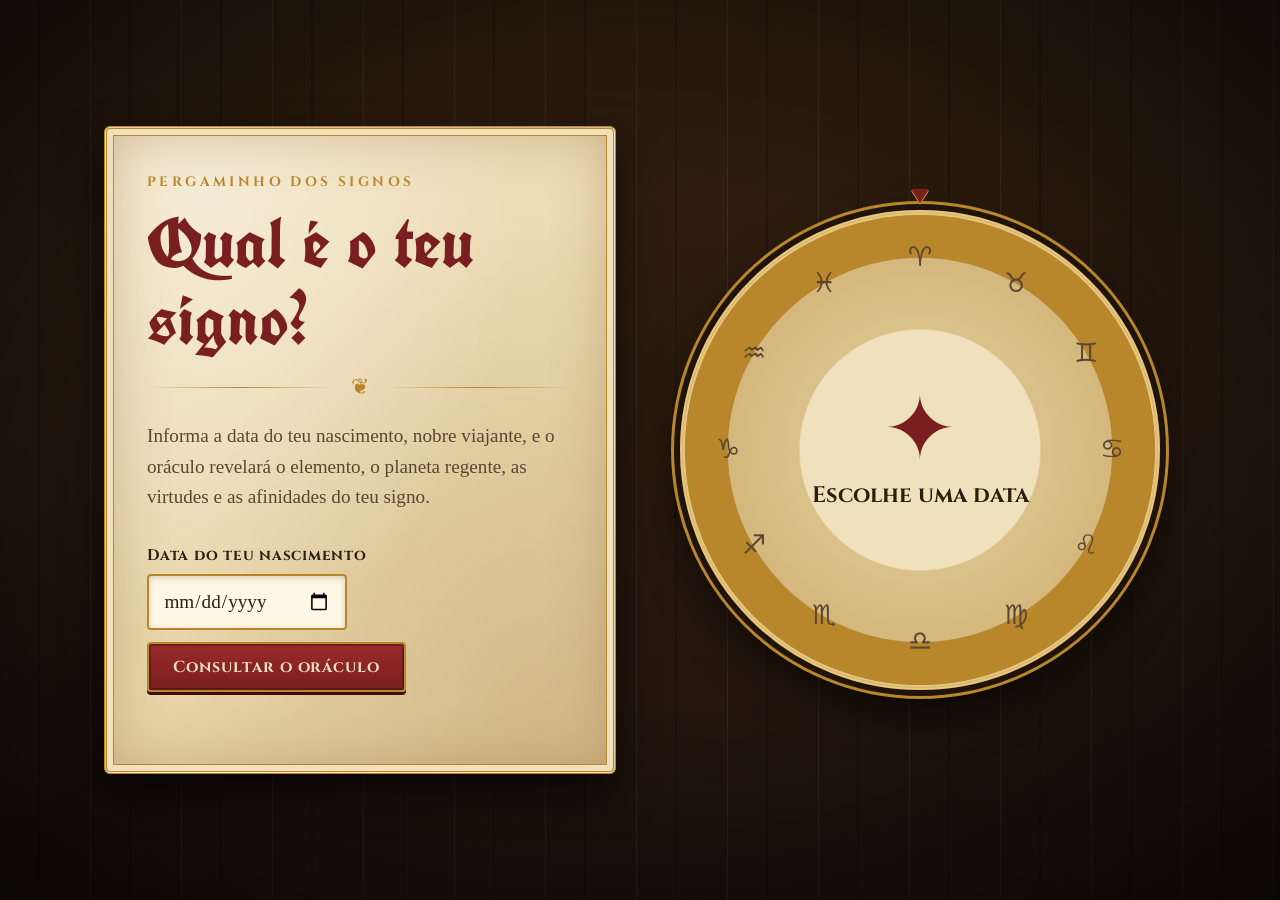
<file: index.html>
<!DOCTYPE html>
<html lang="pt-BR">
<head>
  <meta charset="UTF-8">
  <meta name="viewport" content="width=device-width, initial-scale=1">
  <title>Descubra seu signo — Pergaminho dos Signos</title>
  <meta name="description" content="Informe sua data de nascimento e consulte o pergaminho: elemento, planeta regente, virtudes e afinidades do seu signo.">
  <link rel="icon" href="data:image/svg+xml,%3Csvg xmlns='http://www.w3.org/2000/svg' viewBox='0 0 64 64'%3E%3Ccircle cx='32' cy='32' r='30' fill='%237a1f1f' stroke='%23b8862b' stroke-width='4'/%3E%3Cpath d='M32 12l5 15 15 1-12 9 4 15-12-9-12 9 4-15-12-9 15-1z' fill='%23e8c77a'/%3E%3C/svg%3E">
  <link rel="preconnect" href="https://fonts.googleapis.com">
  <link rel="preconnect" href="https://fonts.gstatic.com" crossorigin>
  <link href="https://fonts.googleapis.com/css2?family=Cinzel+Decorative:wght@700&family=Cinzel:wght@500;700&family=IM+Fell+English:ital@0;1&family=UnifrakturCook:wght@700&display=swap" rel="stylesheet">
  <style>
/* ===== Tokens — estilo medieval: pergaminho, tinta, ouro e carmim ===== */
:root {
  --wood: #1f130c;
  --wood-2: #33200f;
  --parchment: #f0e1bd;
  --parchment-2: #e4cf9f;
  --ink: #2b1d12;
  --ink-soft: #5b4630;
  --blood: #7a1f1f;
  --gold: #b8862b;
  --gold-light: #e8c77a;
  --accent: var(--gold);   /* a página de resultado troca pela cor do signo */
  --danger: #8f1414;

  --font-title: "UnifrakturCook", "Cinzel Decorative", Georgia, serif;
  --font-display: "Cinzel", "Cinzel Decorative", Georgia, "Times New Roman", serif;
  --font-body: "IM Fell English", Georgia, "Times New Roman", serif;
}

*, *::before, *::after { box-sizing: border-box; }

html { color-scheme: light; background: var(--wood); }

body {
  margin: 0;
  min-height: 100vh;
  font-family: var(--font-body);
  font-size: 1.2rem;
  line-height: 1.6;
  color: var(--ink);
  /* madeira escura com leve veio e vinheta, como a mesa de um escriba */
  background:
    radial-gradient(ellipse at center, transparent 40%, #000a 100%),
    repeating-linear-gradient(90deg, #0000 0 38px, #0003 38px 40px, #0000 40px 90px, #fff1 90px 91px),
    linear-gradient(180deg, var(--wood-2), var(--wood));
  background-attachment: fixed;
}

a { color: var(--blood); text-underline-offset: 3px; }
a:hover { color: var(--ink); }

:focus-visible { outline: 3px solid var(--blood); outline-offset: 3px; }

h1, h2 { margin: 0; font-weight: 700; line-height: 1.1; color: var(--blood); }
h1 { font-family: var(--font-title); }
h2 { font-family: var(--font-display); font-size: 1.35rem; letter-spacing: .04em; margin-bottom: 0.9rem; }

/* ===== Pergaminho (painel principal) ===== */
.pergaminho {
  position: relative;
  color: var(--ink);
  background:
    radial-gradient(ellipse at 20% 10%, #fff6 0, transparent 55%),
    radial-gradient(ellipse at 85% 90%, #8a5a1f33 0, transparent 60%),
    linear-gradient(160deg, var(--parchment), var(--parchment-2));
  border: 3px double var(--gold);
  border-radius: 6px;
  box-shadow:
    inset 0 0 0 6px var(--parchment),
    inset 0 0 0 7px var(--gold),
    inset 0 0 60px #7a4c1a55,
    0 18px 40px #000a;
}

.divisor { display: flex; align-items: center; gap: 1rem; margin: 1.1rem 0 1.4rem; color: var(--gold); }
.divisor::before, .divisor::after { content: ""; flex: 1; height: 1px; background: linear-gradient(90deg, transparent, var(--gold), transparent); }
.divisor span { font-size: 1.4rem; line-height: 1; }

/* ===== Botões ===== */
.btn {
  display: inline-block;
  font: 700 1rem var(--font-display);
  letter-spacing: .06em;
  color: var(--parchment);
  background: linear-gradient(180deg, #9a2a2a, var(--blood));
  border: 2px solid var(--gold);
  border-radius: 4px;
  box-shadow: inset 0 0 0 2px #0004, 0 3px 0 #3d0d0d;
  padding: 0.75rem 1.5rem;
  cursor: pointer;
  text-decoration: none;
  transition: transform .15s, box-shadow .15s, filter .2s;
}
.btn:hover { color: var(--gold-light); filter: brightness(1.12); }
.btn:active { transform: translateY(2px); box-shadow: inset 0 0 0 2px #0004, 0 1px 0 #3d0d0d; }
.btn-secundario { margin-top: 2.5rem; }

/* ===== Página inicial ===== */
.home-layout {
  max-width: 1120px;
  margin: 0 auto;
  padding: 3rem 1.5rem;
  min-height: 100vh;
  display: grid;
  grid-template-columns: minmax(0, 1fr) minmax(0, 1fr);
  align-items: center;
  gap: 3rem;
}

.intro { padding: 2.75rem 2.5rem; }
.selo-topo { margin: 0 0 0.8rem; font: 700 0.85rem var(--font-display); letter-spacing: .25em; text-transform: uppercase; color: var(--gold); }
.intro h1 { font-size: clamp(2.8rem, 6vw, 4.4rem); }
.lead { color: var(--ink-soft); margin: 0 0 2rem; }

form label { display: block; font: 700 0.95rem var(--font-display); letter-spacing: .05em; margin-bottom: 0.5rem; }
.form-row { display: flex; flex-wrap: wrap; gap: 0.75rem; }

input[type="date"] {
  font: inherit;
  color: var(--ink);
  background: #fff8e6;
  border: 2px solid var(--gold);
  border-radius: 4px;
  box-shadow: inset 0 2px 6px #7a4c1a44;
  padding: 0.6rem 0.9rem;
  min-width: 12.5rem;
  color-scheme: light;
}
input[type="date"]:focus { border-color: var(--blood); }
input[aria-invalid="true"] { border-color: var(--danger); }

.erro { min-height: 1.6rem; margin: 0.6rem 0 0; color: var(--danger); font-style: italic; font-size: 1rem; }

/* ===== Roda dos signos (astrolábio) ===== */
.roda-area { display: grid; place-items: center; }

.roda {
  --size: min(88vw, 480px);
  --r: calc(var(--size) * 0.40);
  --rot: 0deg;
  position: relative;
  width: var(--size);
  height: var(--size);
  border-radius: 50%;
  background:
    radial-gradient(circle, var(--parchment) 0 36%, transparent 36.5%),
    radial-gradient(circle, var(--parchment-2), #c9a866);
  border: 5px double var(--gold-light);
  box-shadow: 0 0 0 6px var(--wood), 0 0 0 9px var(--gold), 0 20px 45px #000b, inset 0 0 40px #5a3a1488;
}

.roda-anel {
  position: absolute;
  inset: 0;
  border-radius: 50%;
  /* aro de latão que separa o anel dos símbolos do centro */
  box-shadow: inset 0 0 0 calc(var(--size) * 0.085) transparent,
              inset 0 0 0 calc(var(--size) * 0.085 + 2px) var(--gold);
  transform: rotate(var(--rot));
  transition: transform 1.1s cubic-bezier(.3, .7, .2, 1);
}

.glifo {
  position: absolute;
  top: 50%; left: 50%;
  width: 3rem; height: 3rem;
  margin: -1.5rem 0 0 -1.5rem;
  transform: rotate(var(--a)) translateY(calc(-1 * var(--r)));
}
.glifo span {
  display: grid;
  place-items: center;
  width: 100%; height: 100%;
  font-size: 1.7rem;
  color: var(--ink-soft);
  transform: rotate(calc(-1 * (var(--a) + var(--rot))));
  transition: transform 1.1s cubic-bezier(.3, .7, .2, 1), color .4s, font-size .4s;
}
.glifo.ativo span { color: var(--blood); font-size: 2.4rem; }

/* marca fixa no topo indicando o signo escolhido */
.roda::before {
  content: "";
  position: absolute;
  top: -1.6rem; left: 50%;
  width: 0; height: 0;
  margin-left: -9px;
  border: 9px solid transparent;
  border-top: 14px solid var(--blood);
  filter: drop-shadow(0 2px 0 var(--gold));
  z-index: 2;
}

.roda-centro {
  position: absolute;
  inset: 0;
  display: flex;
  flex-direction: column;
  align-items: center;
  justify-content: center;
  text-align: center;
  gap: 0.3rem;
  pointer-events: none;
}
.roda-centro-simbolo { font-size: clamp(3.5rem, 12vw, 5.5rem); line-height: 1; color: var(--blood); }
.roda-centro-nome { font-family: var(--font-display); font-weight: 700; font-size: clamp(1rem, 3vw, 1.4rem); color: var(--ink); }

/* ===== Página de resultado ===== */
.resultado-layout { max-width: 800px; margin: 2rem auto 4rem; padding: 2rem 2.25rem 3rem; }
.voltar-topo { margin: 0 0 2rem; }

.estado { color: var(--ink-soft); font-style: italic; }
.estado.erro-estado { color: var(--danger); }

.signo-cabecalho { display: flex; align-items: center; gap: 1.75rem; }
/* medalhão escuro: a cor do signo brilha sobre ele com bom contraste */
.signo-simbolo {
  display: grid; place-items: center;
  width: clamp(6rem, 20vw, 8.5rem);
  aspect-ratio: 1;
  font-size: clamp(3.6rem, 12vw, 5.5rem);
  line-height: 1;
  color: var(--accent);
  background: radial-gradient(circle, #3a2414, var(--wood));
  border: 4px double var(--gold-light);
  border-radius: 50%;
  box-shadow: 0 0 0 3px var(--blood), 0 6px 14px #0006, inset 0 0 18px #000a;
  text-shadow: 0 0 14px color-mix(in srgb, var(--accent) 60%, transparent);
  flex-shrink: 0;
}
.signo-cabecalho h1 { font-size: clamp(2.8rem, 8vw, 4.5rem); }
.signo-nascimento { margin: 0 0 0.3rem; color: var(--ink-soft); font-style: italic; font-size: 1rem; }
.signo-periodo { margin: 0.5rem 0 0; color: var(--ink-soft); font-weight: 700; }

.signo-descricao { font-size: 1.3rem; line-height: 1.65; margin: 0 0 2.25rem; }
/* capitular, como nos manuscritos iluminados */
.signo-descricao::first-letter {
  font-family: var(--font-title);
  float: left;
  font-size: 3.6em;
  line-height: .85;
  padding: .06em .1em 0 0;
  color: var(--blood);
}

.fatos {
  margin: 0 0 2.75rem;
  display: grid;
  grid-template-columns: repeat(auto-fit, minmax(190px, 1fr));
  border-top: 2px solid var(--gold);
}
.fatos > div { padding: 0.9rem 1rem 0.9rem 0; border-bottom: 1px solid #b8862b88; }
.fatos dt { color: var(--ink-soft); font: 700 0.8rem var(--font-display); letter-spacing: .1em; text-transform: uppercase; }
.fatos dd { margin: 0.15rem 0 0; font-weight: 700; font-size: 1.15rem; display: flex; align-items: center; gap: 0.5rem; }
.amostra { width: 1.1rem; height: 1.1rem; border-radius: 50%; background: var(--accent); border: 2px solid var(--ink); box-shadow: 0 0 0 1px var(--gold); }

.duas-colunas { display: grid; grid-template-columns: repeat(auto-fit, minmax(240px, 1fr)); gap: 2.5rem; margin-bottom: 2.75rem; }

.lista { list-style: none; margin: 0; padding: 0; }
.lista li { padding: 0.3rem 0 0.3rem 1.6rem; position: relative; }
/* losango dourado no lugar do marcador */
.lista li::before {
  content: "";
  position: absolute; left: 0.2rem; top: 0.9rem;
  width: 0.5rem; height: 0.5rem;
  background: var(--gold);
  border: 1px solid var(--ink);
  transform: rotate(45deg);
}

.tags { list-style: none; margin: 0; padding: 0; display: flex; flex-wrap: wrap; gap: 0.6rem; }
.tags li {
  font-family: var(--font-display);
  font-weight: 700;
  font-size: 0.95rem;
  color: var(--blood);
  background: #fff8e6;
  border: 2px solid var(--gold);
  border-radius: 4px 14px 4px 14px;
  padding: 0.25rem 1rem;
}

/* ===== Responsivo ===== */
@media (max-width: 820px) {
  .home-layout { grid-template-columns: 1fr; padding-top: 2.5rem; gap: 2.5rem; min-height: auto; }
  .intro { padding: 2rem 1.5rem; }
  .roda-area { order: -1; }
  .roda { --size: min(80vw, 340px); }
  .glifo { width: 2.2rem; height: 2.2rem; margin: -1.1rem 0 0 -1.1rem; }
  .glifo span { font-size: 1.25rem; }
  .glifo.ativo span { font-size: 1.8rem; }
  .resultado-layout { margin: 1rem; padding: 1.5rem 1.25rem 2.5rem; }
  .signo-cabecalho { flex-direction: column; align-items: flex-start; gap: 1rem; }
}

@media (prefers-reduced-motion: reduce) {
  * { transition: none !important; }
}

</style>
</head>
<body class="home">
  <main class="home-layout">
    <section class="intro pergaminho">
      <p class="selo-topo">Pergaminho dos Signos</p>
      <h1>Qual é o teu signo?</h1>
      <p class="divisor" aria-hidden="true"><span>&#10086;</span></p>
      <p class="lead">Informa a data do teu nascimento, nobre viajante, e o oráculo revelará o elemento, o planeta regente, as virtudes e as afinidades do teu signo.</p>

      <form id="form-signo" novalidate>
        <label for="data">Data do teu nascimento</label>
        <div class="form-row">
          <input type="date" id="data" name="data" min="1900-01-01" required aria-describedby="erro">
          <button type="submit" class="btn">Consultar o oráculo</button>
        </div>
        <p id="erro" class="erro" role="alert" aria-live="polite"></p>
      </form>
    </section>

    <section class="roda-area" aria-label="Roda dos doze signos">
      <div class="roda" id="roda">
        <div class="roda-anel" id="roda-anel"></div>
        <div class="roda-centro" aria-live="polite">
          <span class="roda-centro-simbolo" id="centro-simbolo">&#10022;</span>
          <span class="roda-centro-nome" id="centro-nome">Escolhe uma data</span>
        </div>
      </div>
    </section>
  </main>

  <script>
// Gerado por database/init_db.py — não edite à mão.
window.SIGNOS_DADOS = [
  {
    "id": 1,
    "nome": "Áries",
    "simbolo": "♈",
    "inicio_md": 321,
    "fim_md": 419,
    "periodo": "21 de março a 19 de abril",
    "elemento": "Fogo",
    "modalidade": "Cardinal",
    "regente": "Marte",
    "cor": "Vermelho",
    "cor_hex": "#E5594F",
    "pedra": "Diamante",
    "dia_semana": "Terça-feira",
    "numeros": "1, 9, 17",
    "compatibilidade": "Leão, Sagitário, Gêmeos",
    "descricao": "O primeiro signo do zodíaco é movido por iniciativa e coragem. Arianos gostam de começar coisas novas, enfrentar desafios de frente e liderar pelo exemplo.",
    "qualidades": "Coragem, determinação, entusiasmo, honestidade",
    "desafios": "Impaciência, impulsividade, dificuldade em ouvir"
  },
  {
    "id": 2,
    "nome": "Touro",
    "simbolo": "♉",
    "inicio_md": 420,
    "fim_md": 520,
    "periodo": "20 de abril a 20 de maio",
    "elemento": "Terra",
    "modalidade": "Fixo",
    "regente": "Vênus",
    "cor": "Verde",
    "cor_hex": "#6FA86B",
    "pedra": "Esmeralda",
    "dia_semana": "Sexta-feira",
    "numeros": "2, 6, 15",
    "compatibilidade": "Virgem, Capricórnio, Câncer",
    "descricao": "Taurinos valorizam estabilidade, conforto e prazeres simples. São persistentes, leais e constroem a vida com paciência, um passo de cada vez.",
    "qualidades": "Lealdade, paciência, praticidade, sensualidade",
    "desafios": "Teimosia, apego excessivo, resistência a mudanças"
  },
  {
    "id": 3,
    "nome": "Gêmeos",
    "simbolo": "♊",
    "inicio_md": 521,
    "fim_md": 620,
    "periodo": "21 de maio a 20 de junho",
    "elemento": "Ar",
    "modalidade": "Mutável",
    "regente": "Mercúrio",
    "cor": "Amarelo",
    "cor_hex": "#E3C94F",
    "pedra": "Ágata",
    "dia_semana": "Quarta-feira",
    "numeros": "3, 5, 14",
    "compatibilidade": "Libra, Aquário, Áries",
    "descricao": "Curiosos e comunicativos, geminianos vivem de ideias, conversas e novidades. Adaptam-se com facilidade e transitam bem entre grupos diferentes.",
    "qualidades": "Curiosidade, adaptabilidade, bom humor, comunicação",
    "desafios": "Dispersão, inconstância, ansiedade"
  },
  {
    "id": 4,
    "nome": "Câncer",
    "simbolo": "♋",
    "inicio_md": 621,
    "fim_md": 722,
    "periodo": "21 de junho a 22 de julho",
    "elemento": "Água",
    "modalidade": "Cardinal",
    "regente": "Lua",
    "cor": "Prata",
    "cor_hex": "#B8C4D6",
    "pedra": "Pérola",
    "dia_semana": "Segunda-feira",
    "numeros": "2, 7, 11",
    "compatibilidade": "Escorpião, Peixes, Touro",
    "descricao": "Cancerianos têm forte ligação com a família, a casa e as memórias. São protetores, intuitivos e percebem o que os outros sentem antes de qualquer palavra.",
    "qualidades": "Empatia, cuidado, intuição, memória afetiva",
    "desafios": "Sensibilidade excessiva, apego ao passado, tendência a se retrair"
  },
  {
    "id": 5,
    "nome": "Leão",
    "simbolo": "♌",
    "inicio_md": 723,
    "fim_md": 822,
    "periodo": "23 de julho a 22 de agosto",
    "elemento": "Fogo",
    "modalidade": "Fixo",
    "regente": "Sol",
    "cor": "Dourado",
    "cor_hex": "#E8A33D",
    "pedra": "Rubi",
    "dia_semana": "Domingo",
    "numeros": "1, 4, 19",
    "compatibilidade": "Áries, Sagitário, Libra",
    "descricao": "Leoninos têm presença marcante e gostam de brilhar. São generosos, criativos e protegem quem amam com uma lealdade quase teatral.",
    "qualidades": "Generosidade, carisma, criatividade, confiança",
    "desafios": "Vaidade, orgulho, necessidade de reconhecimento"
  },
  {
    "id": 6,
    "nome": "Virgem",
    "simbolo": "♍",
    "inicio_md": 823,
    "fim_md": 922,
    "periodo": "23 de agosto a 22 de setembro",
    "elemento": "Terra",
    "modalidade": "Mutável",
    "regente": "Mercúrio",
    "cor": "Verde-oliva",
    "cor_hex": "#9AA56A",
    "pedra": "Safira",
    "dia_semana": "Quarta-feira",
    "numeros": "5, 14, 23",
    "compatibilidade": "Touro, Capricórnio, Câncer",
    "descricao": "Virginianos observam os detalhes e gostam de tornar as coisas melhores. São organizados, analíticos e mostram afeto ajudando de forma concreta.",
    "qualidades": "Organização, senso crítico, dedicação, prestatividade",
    "desafios": "Perfeccionismo, autocrítica, preocupação em excesso"
  },
  {
    "id": 7,
    "nome": "Libra",
    "simbolo": "♎",
    "inicio_md": 923,
    "fim_md": 1022,
    "periodo": "23 de setembro a 22 de outubro",
    "elemento": "Ar",
    "modalidade": "Cardinal",
    "regente": "Vênus",
    "cor": "Rosa",
    "cor_hex": "#D98CA8",
    "pedra": "Opala",
    "dia_semana": "Sexta-feira",
    "numeros": "6, 15, 24",
    "compatibilidade": "Gêmeos, Aquário, Leão",
    "descricao": "Librianos buscam equilíbrio, beleza e justiça. Gostam de conviver, sabem mediar conflitos e dão importância à harmonia nas relações.",
    "qualidades": "Diplomacia, senso estético, justiça, sociabilidade",
    "desafios": "Indecisão, evitar conflitos, dependência da aprovação alheia"
  },
  {
    "id": 8,
    "nome": "Escorpião",
    "simbolo": "♏",
    "inicio_md": 1023,
    "fim_md": 1121,
    "periodo": "23 de outubro a 21 de novembro",
    "elemento": "Água",
    "modalidade": "Fixo",
    "regente": "Plutão e Marte",
    "cor": "Vinho",
    "cor_hex": "#C2425F",
    "pedra": "Topázio",
    "dia_semana": "Terça-feira",
    "numeros": "8, 11, 18",
    "compatibilidade": "Câncer, Peixes, Virgem",
    "descricao": "Escorpianos vivem as emoções com intensidade e vão fundo em tudo o que fazem. São reservados, estratégicos e muito fiéis a quem conquista sua confiança.",
    "qualidades": "Intensidade, foco, lealdade, resiliência",
    "desafios": "Ciúme, desconfiança, dificuldade em perdoar"
  },
  {
    "id": 9,
    "nome": "Sagitário",
    "simbolo": "♐",
    "inicio_md": 1122,
    "fim_md": 1221,
    "periodo": "22 de novembro a 21 de dezembro",
    "elemento": "Fogo",
    "modalidade": "Mutável",
    "regente": "Júpiter",
    "cor": "Roxo",
    "cor_hex": "#9C7BD6",
    "pedra": "Turquesa",
    "dia_semana": "Quinta-feira",
    "numeros": "3, 7, 9",
    "compatibilidade": "Áries, Leão, Aquário",
    "descricao": "Sagitarianos são exploradores de espírito. Amam viajar, aprender e discutir ideias grandes, e encaram a vida com otimismo e franqueza.",
    "qualidades": "Otimismo, liberdade, sinceridade, sede de aprender",
    "desafios": "Falta de tato, inquietação, dificuldade com compromissos"
  },
  {
    "id": 10,
    "nome": "Capricórnio",
    "simbolo": "♑",
    "inicio_md": 1222,
    "fim_md": 119,
    "periodo": "22 de dezembro a 19 de janeiro",
    "elemento": "Terra",
    "modalidade": "Cardinal",
    "regente": "Saturno",
    "cor": "Marrom",
    "cor_hex": "#A68A6A",
    "pedra": "Granada",
    "dia_semana": "Sábado",
    "numeros": "4, 8, 13",
    "compatibilidade": "Touro, Virgem, Escorpião",
    "descricao": "Capricornianos trabalham com disciplina para alcançar metas de longo prazo. São responsáveis, ambiciosos e têm um humor seco que surpreende.",
    "qualidades": "Disciplina, responsabilidade, ambição, resistência",
    "desafios": "Rigidez, pessimismo, dificuldade em relaxar"
  },
  {
    "id": 11,
    "nome": "Aquário",
    "simbolo": "♒",
    "inicio_md": 120,
    "fim_md": 218,
    "periodo": "20 de janeiro a 18 de fevereiro",
    "elemento": "Ar",
    "modalidade": "Fixo",
    "regente": "Urano e Saturno",
    "cor": "Azul-elétrico",
    "cor_hex": "#4FA3E3",
    "pedra": "Ametista",
    "dia_semana": "Sábado",
    "numeros": "4, 7, 11",
    "compatibilidade": "Gêmeos, Libra, Sagitário",
    "descricao": "Aquarianos pensam à frente do seu tempo. São independentes, originais e se importam com causas coletivas, mesmo quando parecem distantes.",
    "qualidades": "Originalidade, independência, visão de futuro, humanitarismo",
    "desafios": "Distanciamento emocional, teimosia nas ideias, rebeldia por impulso"
  },
  {
    "id": 12,
    "nome": "Peixes",
    "simbolo": "♓",
    "inicio_md": 219,
    "fim_md": 320,
    "periodo": "19 de fevereiro a 20 de março",
    "elemento": "Água",
    "modalidade": "Mutável",
    "regente": "Netuno e Júpiter",
    "cor": "Verde-água",
    "cor_hex": "#5FB8B0",
    "pedra": "Água-marinha",
    "dia_semana": "Quinta-feira",
    "numeros": "3, 9, 12",
    "compatibilidade": "Câncer, Escorpião, Capricórnio",
    "descricao": "Piscianos são sonhadores, sensíveis e muito criativos. Absorvem o clima ao redor, têm compaixão natural e uma imaginação que raramente descansa.",
    "qualidades": "Compaixão, imaginação, intuição, generosidade",
    "desafios": "Fuga da realidade, indecisão, deixar-se influenciar"
  }
];

/* Dados e busca dos signos (usado pelas duas páginas).
   Os dados vêm de data/signos.js, gerado a partir do banco SQLite. */

const TEXTO = "︎"; // força o símbolo em modo texto (não emoji)

// Procura o signo de uma data "AAAA-MM-DD". Devolve o objeto do signo ou null.
function buscarSigno(dataISO) {
  const [, m, d] = dataISO.split("-").map(Number);
  const md = m * 100 + d;
  // Capricórnio atravessa o ano (inicio_md > fim_md), por isso o segundo ramo.
  return window.SIGNOS_DADOS.find(s =>
    s.inicio_md <= s.fim_md
      ? md >= s.inicio_md && md <= s.fim_md
      : md >= s.inicio_md || md <= s.fim_md
  ) || null;
}

/* Página inicial: valida a data, gira a roda e redireciona para signo.html */

const SIGNOS = window.SIGNOS_DADOS;

const form   = document.getElementById("form-signo");
const campo  = document.getElementById("data");
const erro   = document.getElementById("erro");
const roda   = document.getElementById("roda");
const anel   = document.getElementById("roda-anel");
const centroSimbolo = document.getElementById("centro-simbolo");
const centroNome    = document.getElementById("centro-nome");

// Data máxima = hoje (no fuso local)
const hoje = new Date();
const hojeISO = `${hoje.getFullYear()}-${String(hoje.getMonth() + 1).padStart(2, "0")}-${String(hoje.getDate()).padStart(2, "0")}`;
campo.max = hojeISO;

// Monta os 12 símbolos ao redor da roda
SIGNOS.forEach((s, i) => {
  const g = document.createElement("div");
  g.className = "glifo";
  g.style.setProperty("--a", `${i * 30}deg`);
  g.title = s.nome;
  const span = document.createElement("span");
  span.textContent = s.simbolo + TEXTO;
  g.appendChild(span);
  anel.appendChild(g);
});

function indiceDoSigno(dataISO) {
  return SIGNOS.indexOf(buscarSigno(dataISO));
}

function dataValida(valor) {
  if (!/^\d{4}-\d{2}-\d{2}$/.test(valor)) return "Informa a data do teu nascimento.";
  const [a, m, d] = valor.split("-").map(Number);
  const dt = new Date(a, m - 1, d);
  if (dt.getFullYear() !== a || dt.getMonth() !== m - 1 || dt.getDate() !== d) return "Essa data não existe. Confere o dia e o mês.";
  if (a < 1900) return "Usa uma data a partir de 1900.";
  if (valor > hojeISO) return "Ninguém nasce no futuro, nobre viajante.";
  return "";
}

function mostrarErro(msg) {
  erro.textContent = msg;
  campo.setAttribute("aria-invalid", msg ? "true" : "false");
}

// Ao escolher a data, a roda gira até o signo correspondente
campo.addEventListener("input", () => {
  if (dataValida(campo.value)) return;
  mostrarErro("");
  const i = indiceDoSigno(campo.value);
  roda.style.setProperty("--rot", `${-i * 30}deg`);
  anel.style.setProperty("--rot", `${-i * 30}deg`);
  anel.querySelectorAll(".glifo").forEach((g, idx) => {
    g.classList.toggle("ativo", idx === i);
    g.firstChild.style.setProperty("--rot", `${-i * 30}deg`);
  });
  centroSimbolo.textContent = SIGNOS[i].simbolo + TEXTO;
  centroNome.textContent = SIGNOS[i].nome;
});

form.addEventListener("submit", (e) => {
  e.preventDefault();
  const msg = dataValida(campo.value);
  if (msg) {
    mostrarErro(msg);
    campo.focus();
    return;
  }
  window.location.href = `signo.html?data=${encodeURIComponent(campo.value)}`;
});

  </script>
</body>
</html>
</file>
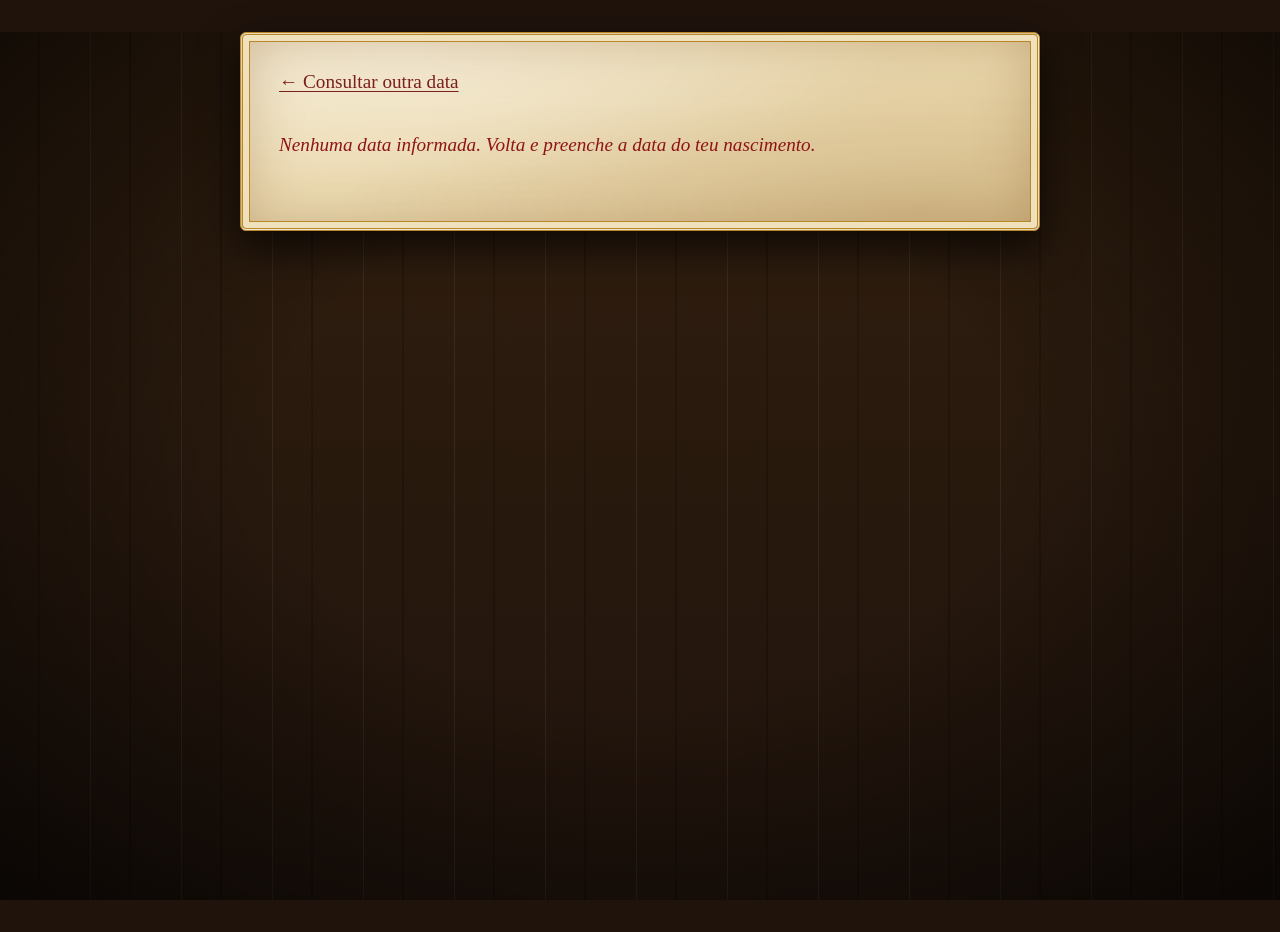
<file: signo.html>
<!DOCTYPE html>
<html lang="pt-BR">
<head>
  <meta charset="UTF-8">
  <meta name="viewport" content="width=device-width, initial-scale=1">
  <title>Teu signo — Pergaminho dos Signos</title>
  <link rel="icon" href="data:image/svg+xml,%3Csvg xmlns='http://www.w3.org/2000/svg' viewBox='0 0 64 64'%3E%3Ccircle cx='32' cy='32' r='30' fill='%237a1f1f' stroke='%23b8862b' stroke-width='4'/%3E%3Cpath d='M32 12l5 15 15 1-12 9 4 15-12-9-12 9 4-15-12-9 15-1z' fill='%23e8c77a'/%3E%3C/svg%3E">
  <link rel="preconnect" href="https://fonts.googleapis.com">
  <link rel="preconnect" href="https://fonts.gstatic.com" crossorigin>
  <link href="https://fonts.googleapis.com/css2?family=Cinzel+Decorative:wght@700&family=Cinzel:wght@500;700&family=IM+Fell+English:ital@0;1&family=UnifrakturCook:wght@700&display=swap" rel="stylesheet">
  <style>
/* ===== Tokens — estilo medieval: pergaminho, tinta, ouro e carmim ===== */
:root {
  --wood: #1f130c;
  --wood-2: #33200f;
  --parchment: #f0e1bd;
  --parchment-2: #e4cf9f;
  --ink: #2b1d12;
  --ink-soft: #5b4630;
  --blood: #7a1f1f;
  --gold: #b8862b;
  --gold-light: #e8c77a;
  --accent: var(--gold);   /* a página de resultado troca pela cor do signo */
  --danger: #8f1414;

  --font-title: "UnifrakturCook", "Cinzel Decorative", Georgia, serif;
  --font-display: "Cinzel", "Cinzel Decorative", Georgia, "Times New Roman", serif;
  --font-body: "IM Fell English", Georgia, "Times New Roman", serif;
}

*, *::before, *::after { box-sizing: border-box; }

html { color-scheme: light; background: var(--wood); }

body {
  margin: 0;
  min-height: 100vh;
  font-family: var(--font-body);
  font-size: 1.2rem;
  line-height: 1.6;
  color: var(--ink);
  /* madeira escura com leve veio e vinheta, como a mesa de um escriba */
  background:
    radial-gradient(ellipse at center, transparent 40%, #000a 100%),
    repeating-linear-gradient(90deg, #0000 0 38px, #0003 38px 40px, #0000 40px 90px, #fff1 90px 91px),
    linear-gradient(180deg, var(--wood-2), var(--wood));
  background-attachment: fixed;
}

a { color: var(--blood); text-underline-offset: 3px; }
a:hover { color: var(--ink); }

:focus-visible { outline: 3px solid var(--blood); outline-offset: 3px; }

h1, h2 { margin: 0; font-weight: 700; line-height: 1.1; color: var(--blood); }
h1 { font-family: var(--font-title); }
h2 { font-family: var(--font-display); font-size: 1.35rem; letter-spacing: .04em; margin-bottom: 0.9rem; }

/* ===== Pergaminho (painel principal) ===== */
.pergaminho {
  position: relative;
  color: var(--ink);
  background:
    radial-gradient(ellipse at 20% 10%, #fff6 0, transparent 55%),
    radial-gradient(ellipse at 85% 90%, #8a5a1f33 0, transparent 60%),
    linear-gradient(160deg, var(--parchment), var(--parchment-2));
  border: 3px double var(--gold);
  border-radius: 6px;
  box-shadow:
    inset 0 0 0 6px var(--parchment),
    inset 0 0 0 7px var(--gold),
    inset 0 0 60px #7a4c1a55,
    0 18px 40px #000a;
}

.divisor { display: flex; align-items: center; gap: 1rem; margin: 1.1rem 0 1.4rem; color: var(--gold); }
.divisor::before, .divisor::after { content: ""; flex: 1; height: 1px; background: linear-gradient(90deg, transparent, var(--gold), transparent); }
.divisor span { font-size: 1.4rem; line-height: 1; }

/* ===== Botões ===== */
.btn {
  display: inline-block;
  font: 700 1rem var(--font-display);
  letter-spacing: .06em;
  color: var(--parchment);
  background: linear-gradient(180deg, #9a2a2a, var(--blood));
  border: 2px solid var(--gold);
  border-radius: 4px;
  box-shadow: inset 0 0 0 2px #0004, 0 3px 0 #3d0d0d;
  padding: 0.75rem 1.5rem;
  cursor: pointer;
  text-decoration: none;
  transition: transform .15s, box-shadow .15s, filter .2s;
}
.btn:hover { color: var(--gold-light); filter: brightness(1.12); }
.btn:active { transform: translateY(2px); box-shadow: inset 0 0 0 2px #0004, 0 1px 0 #3d0d0d; }
.btn-secundario { margin-top: 2.5rem; }

/* ===== Página inicial ===== */
.home-layout {
  max-width: 1120px;
  margin: 0 auto;
  padding: 3rem 1.5rem;
  min-height: 100vh;
  display: grid;
  grid-template-columns: minmax(0, 1fr) minmax(0, 1fr);
  align-items: center;
  gap: 3rem;
}

.intro { padding: 2.75rem 2.5rem; }
.selo-topo { margin: 0 0 0.8rem; font: 700 0.85rem var(--font-display); letter-spacing: .25em; text-transform: uppercase; color: var(--gold); }
.intro h1 { font-size: clamp(2.8rem, 6vw, 4.4rem); }
.lead { color: var(--ink-soft); margin: 0 0 2rem; }

form label { display: block; font: 700 0.95rem var(--font-display); letter-spacing: .05em; margin-bottom: 0.5rem; }
.form-row { display: flex; flex-wrap: wrap; gap: 0.75rem; }

input[type="date"] {
  font: inherit;
  color: var(--ink);
  background: #fff8e6;
  border: 2px solid var(--gold);
  border-radius: 4px;
  box-shadow: inset 0 2px 6px #7a4c1a44;
  padding: 0.6rem 0.9rem;
  min-width: 12.5rem;
  color-scheme: light;
}
input[type="date"]:focus { border-color: var(--blood); }
input[aria-invalid="true"] { border-color: var(--danger); }

.erro { min-height: 1.6rem; margin: 0.6rem 0 0; color: var(--danger); font-style: italic; font-size: 1rem; }

/* ===== Roda dos signos (astrolábio) ===== */
.roda-area { display: grid; place-items: center; }

.roda {
  --size: min(88vw, 480px);
  --r: calc(var(--size) * 0.40);
  --rot: 0deg;
  position: relative;
  width: var(--size);
  height: var(--size);
  border-radius: 50%;
  background:
    radial-gradient(circle, var(--parchment) 0 36%, transparent 36.5%),
    radial-gradient(circle, var(--parchment-2), #c9a866);
  border: 5px double var(--gold-light);
  box-shadow: 0 0 0 6px var(--wood), 0 0 0 9px var(--gold), 0 20px 45px #000b, inset 0 0 40px #5a3a1488;
}

.roda-anel {
  position: absolute;
  inset: 0;
  border-radius: 50%;
  /* aro de latão que separa o anel dos símbolos do centro */
  box-shadow: inset 0 0 0 calc(var(--size) * 0.085) transparent,
              inset 0 0 0 calc(var(--size) * 0.085 + 2px) var(--gold);
  transform: rotate(var(--rot));
  transition: transform 1.1s cubic-bezier(.3, .7, .2, 1);
}

.glifo {
  position: absolute;
  top: 50%; left: 50%;
  width: 3rem; height: 3rem;
  margin: -1.5rem 0 0 -1.5rem;
  transform: rotate(var(--a)) translateY(calc(-1 * var(--r)));
}
.glifo span {
  display: grid;
  place-items: center;
  width: 100%; height: 100%;
  font-size: 1.7rem;
  color: var(--ink-soft);
  transform: rotate(calc(-1 * (var(--a) + var(--rot))));
  transition: transform 1.1s cubic-bezier(.3, .7, .2, 1), color .4s, font-size .4s;
}
.glifo.ativo span { color: var(--blood); font-size: 2.4rem; }

/* marca fixa no topo indicando o signo escolhido */
.roda::before {
  content: "";
  position: absolute;
  top: -1.6rem; left: 50%;
  width: 0; height: 0;
  margin-left: -9px;
  border: 9px solid transparent;
  border-top: 14px solid var(--blood);
  filter: drop-shadow(0 2px 0 var(--gold));
  z-index: 2;
}

.roda-centro {
  position: absolute;
  inset: 0;
  display: flex;
  flex-direction: column;
  align-items: center;
  justify-content: center;
  text-align: center;
  gap: 0.3rem;
  pointer-events: none;
}
.roda-centro-simbolo { font-size: clamp(3.5rem, 12vw, 5.5rem); line-height: 1; color: var(--blood); }
.roda-centro-nome { font-family: var(--font-display); font-weight: 700; font-size: clamp(1rem, 3vw, 1.4rem); color: var(--ink); }

/* ===== Página de resultado ===== */
.resultado-layout { max-width: 800px; margin: 2rem auto 4rem; padding: 2rem 2.25rem 3rem; }
.voltar-topo { margin: 0 0 2rem; }

.estado { color: var(--ink-soft); font-style: italic; }
.estado.erro-estado { color: var(--danger); }

.signo-cabecalho { display: flex; align-items: center; gap: 1.75rem; }
/* medalhão escuro: a cor do signo brilha sobre ele com bom contraste */
.signo-simbolo {
  display: grid; place-items: center;
  width: clamp(6rem, 20vw, 8.5rem);
  aspect-ratio: 1;
  font-size: clamp(3.6rem, 12vw, 5.5rem);
  line-height: 1;
  color: var(--accent);
  background: radial-gradient(circle, #3a2414, var(--wood));
  border: 4px double var(--gold-light);
  border-radius: 50%;
  box-shadow: 0 0 0 3px var(--blood), 0 6px 14px #0006, inset 0 0 18px #000a;
  text-shadow: 0 0 14px color-mix(in srgb, var(--accent) 60%, transparent);
  flex-shrink: 0;
}
.signo-cabecalho h1 { font-size: clamp(2.8rem, 8vw, 4.5rem); }
.signo-nascimento { margin: 0 0 0.3rem; color: var(--ink-soft); font-style: italic; font-size: 1rem; }
.signo-periodo { margin: 0.5rem 0 0; color: var(--ink-soft); font-weight: 700; }

.signo-descricao { font-size: 1.3rem; line-height: 1.65; margin: 0 0 2.25rem; }
/* capitular, como nos manuscritos iluminados */
.signo-descricao::first-letter {
  font-family: var(--font-title);
  float: left;
  font-size: 3.6em;
  line-height: .85;
  padding: .06em .1em 0 0;
  color: var(--blood);
}

.fatos {
  margin: 0 0 2.75rem;
  display: grid;
  grid-template-columns: repeat(auto-fit, minmax(190px, 1fr));
  border-top: 2px solid var(--gold);
}
.fatos > div { padding: 0.9rem 1rem 0.9rem 0; border-bottom: 1px solid #b8862b88; }
.fatos dt { color: var(--ink-soft); font: 700 0.8rem var(--font-display); letter-spacing: .1em; text-transform: uppercase; }
.fatos dd { margin: 0.15rem 0 0; font-weight: 700; font-size: 1.15rem; display: flex; align-items: center; gap: 0.5rem; }
.amostra { width: 1.1rem; height: 1.1rem; border-radius: 50%; background: var(--accent); border: 2px solid var(--ink); box-shadow: 0 0 0 1px var(--gold); }

.duas-colunas { display: grid; grid-template-columns: repeat(auto-fit, minmax(240px, 1fr)); gap: 2.5rem; margin-bottom: 2.75rem; }

.lista { list-style: none; margin: 0; padding: 0; }
.lista li { padding: 0.3rem 0 0.3rem 1.6rem; position: relative; }
/* losango dourado no lugar do marcador */
.lista li::before {
  content: "";
  position: absolute; left: 0.2rem; top: 0.9rem;
  width: 0.5rem; height: 0.5rem;
  background: var(--gold);
  border: 1px solid var(--ink);
  transform: rotate(45deg);
}

.tags { list-style: none; margin: 0; padding: 0; display: flex; flex-wrap: wrap; gap: 0.6rem; }
.tags li {
  font-family: var(--font-display);
  font-weight: 700;
  font-size: 0.95rem;
  color: var(--blood);
  background: #fff8e6;
  border: 2px solid var(--gold);
  border-radius: 4px 14px 4px 14px;
  padding: 0.25rem 1rem;
}

/* ===== Responsivo ===== */
@media (max-width: 820px) {
  .home-layout { grid-template-columns: 1fr; padding-top: 2.5rem; gap: 2.5rem; min-height: auto; }
  .intro { padding: 2rem 1.5rem; }
  .roda-area { order: -1; }
  .roda { --size: min(80vw, 340px); }
  .glifo { width: 2.2rem; height: 2.2rem; margin: -1.1rem 0 0 -1.1rem; }
  .glifo span { font-size: 1.25rem; }
  .glifo.ativo span { font-size: 1.8rem; }
  .resultado-layout { margin: 1rem; padding: 1.5rem 1.25rem 2.5rem; }
  .signo-cabecalho { flex-direction: column; align-items: flex-start; gap: 1rem; }
}

@media (prefers-reduced-motion: reduce) {
  * { transition: none !important; }
}

</style>
</head>
<body class="resultado">
  <main class="resultado-layout pergaminho">
    <p class="voltar-topo"><a href="index.html">&larr; Consultar outra data</a></p>

    <p id="estado" class="estado" role="status">Consultando os astros…</p>

    <article id="signo" hidden>
      <header class="signo-cabecalho">
        <span class="signo-simbolo" id="simbolo" aria-hidden="true"></span>
        <div>
          <p class="signo-nascimento" id="nascimento"></p>
          <h1 id="nome"></h1>
          <p class="signo-periodo" id="periodo"></p>
        </div>
      </header>

      <p class="divisor" aria-hidden="true"><span>&#10086;</span></p>

      <p class="signo-descricao" id="descricao"></p>

      <dl class="fatos">
        <div><dt>Elemento</dt><dd id="elemento"></dd></div>
        <div><dt>Modalidade</dt><dd id="modalidade"></dd></div>
        <div><dt>Planeta regente</dt><dd id="regente"></dd></div>
        <div><dt>Cor do brasão</dt><dd><span class="amostra" id="amostra"></span><span id="cor"></span></dd></div>
        <div><dt>Pedra</dt><dd id="pedra"></dd></div>
        <div><dt>Dia da semana</dt><dd id="dia"></dd></div>
        <div><dt>Números da sorte</dt><dd id="numeros"></dd></div>
      </dl>

      <div class="duas-colunas">
        <section>
          <h2>Virtudes</h2>
          <ul class="lista" id="qualidades"></ul>
        </section>
        <section>
          <h2>Provações</h2>
          <ul class="lista" id="desafios"></ul>
        </section>
      </div>

      <section>
        <h2>Aliados do teu signo</h2>
        <ul class="tags" id="compatibilidade"></ul>
      </section>

      <a class="btn btn-secundario" href="index.html">Consultar outra data</a>
    </article>
  </main>

  <script>
// Gerado por database/init_db.py — não edite à mão.
window.SIGNOS_DADOS = [
  {
    "id": 1,
    "nome": "Áries",
    "simbolo": "♈",
    "inicio_md": 321,
    "fim_md": 419,
    "periodo": "21 de março a 19 de abril",
    "elemento": "Fogo",
    "modalidade": "Cardinal",
    "regente": "Marte",
    "cor": "Vermelho",
    "cor_hex": "#E5594F",
    "pedra": "Diamante",
    "dia_semana": "Terça-feira",
    "numeros": "1, 9, 17",
    "compatibilidade": "Leão, Sagitário, Gêmeos",
    "descricao": "O primeiro signo do zodíaco é movido por iniciativa e coragem. Arianos gostam de começar coisas novas, enfrentar desafios de frente e liderar pelo exemplo.",
    "qualidades": "Coragem, determinação, entusiasmo, honestidade",
    "desafios": "Impaciência, impulsividade, dificuldade em ouvir"
  },
  {
    "id": 2,
    "nome": "Touro",
    "simbolo": "♉",
    "inicio_md": 420,
    "fim_md": 520,
    "periodo": "20 de abril a 20 de maio",
    "elemento": "Terra",
    "modalidade": "Fixo",
    "regente": "Vênus",
    "cor": "Verde",
    "cor_hex": "#6FA86B",
    "pedra": "Esmeralda",
    "dia_semana": "Sexta-feira",
    "numeros": "2, 6, 15",
    "compatibilidade": "Virgem, Capricórnio, Câncer",
    "descricao": "Taurinos valorizam estabilidade, conforto e prazeres simples. São persistentes, leais e constroem a vida com paciência, um passo de cada vez.",
    "qualidades": "Lealdade, paciência, praticidade, sensualidade",
    "desafios": "Teimosia, apego excessivo, resistência a mudanças"
  },
  {
    "id": 3,
    "nome": "Gêmeos",
    "simbolo": "♊",
    "inicio_md": 521,
    "fim_md": 620,
    "periodo": "21 de maio a 20 de junho",
    "elemento": "Ar",
    "modalidade": "Mutável",
    "regente": "Mercúrio",
    "cor": "Amarelo",
    "cor_hex": "#E3C94F",
    "pedra": "Ágata",
    "dia_semana": "Quarta-feira",
    "numeros": "3, 5, 14",
    "compatibilidade": "Libra, Aquário, Áries",
    "descricao": "Curiosos e comunicativos, geminianos vivem de ideias, conversas e novidades. Adaptam-se com facilidade e transitam bem entre grupos diferentes.",
    "qualidades": "Curiosidade, adaptabilidade, bom humor, comunicação",
    "desafios": "Dispersão, inconstância, ansiedade"
  },
  {
    "id": 4,
    "nome": "Câncer",
    "simbolo": "♋",
    "inicio_md": 621,
    "fim_md": 722,
    "periodo": "21 de junho a 22 de julho",
    "elemento": "Água",
    "modalidade": "Cardinal",
    "regente": "Lua",
    "cor": "Prata",
    "cor_hex": "#B8C4D6",
    "pedra": "Pérola",
    "dia_semana": "Segunda-feira",
    "numeros": "2, 7, 11",
    "compatibilidade": "Escorpião, Peixes, Touro",
    "descricao": "Cancerianos têm forte ligação com a família, a casa e as memórias. São protetores, intuitivos e percebem o que os outros sentem antes de qualquer palavra.",
    "qualidades": "Empatia, cuidado, intuição, memória afetiva",
    "desafios": "Sensibilidade excessiva, apego ao passado, tendência a se retrair"
  },
  {
    "id": 5,
    "nome": "Leão",
    "simbolo": "♌",
    "inicio_md": 723,
    "fim_md": 822,
    "periodo": "23 de julho a 22 de agosto",
    "elemento": "Fogo",
    "modalidade": "Fixo",
    "regente": "Sol",
    "cor": "Dourado",
    "cor_hex": "#E8A33D",
    "pedra": "Rubi",
    "dia_semana": "Domingo",
    "numeros": "1, 4, 19",
    "compatibilidade": "Áries, Sagitário, Libra",
    "descricao": "Leoninos têm presença marcante e gostam de brilhar. São generosos, criativos e protegem quem amam com uma lealdade quase teatral.",
    "qualidades": "Generosidade, carisma, criatividade, confiança",
    "desafios": "Vaidade, orgulho, necessidade de reconhecimento"
  },
  {
    "id": 6,
    "nome": "Virgem",
    "simbolo": "♍",
    "inicio_md": 823,
    "fim_md": 922,
    "periodo": "23 de agosto a 22 de setembro",
    "elemento": "Terra",
    "modalidade": "Mutável",
    "regente": "Mercúrio",
    "cor": "Verde-oliva",
    "cor_hex": "#9AA56A",
    "pedra": "Safira",
    "dia_semana": "Quarta-feira",
    "numeros": "5, 14, 23",
    "compatibilidade": "Touro, Capricórnio, Câncer",
    "descricao": "Virginianos observam os detalhes e gostam de tornar as coisas melhores. São organizados, analíticos e mostram afeto ajudando de forma concreta.",
    "qualidades": "Organização, senso crítico, dedicação, prestatividade",
    "desafios": "Perfeccionismo, autocrítica, preocupação em excesso"
  },
  {
    "id": 7,
    "nome": "Libra",
    "simbolo": "♎",
    "inicio_md": 923,
    "fim_md": 1022,
    "periodo": "23 de setembro a 22 de outubro",
    "elemento": "Ar",
    "modalidade": "Cardinal",
    "regente": "Vênus",
    "cor": "Rosa",
    "cor_hex": "#D98CA8",
    "pedra": "Opala",
    "dia_semana": "Sexta-feira",
    "numeros": "6, 15, 24",
    "compatibilidade": "Gêmeos, Aquário, Leão",
    "descricao": "Librianos buscam equilíbrio, beleza e justiça. Gostam de conviver, sabem mediar conflitos e dão importância à harmonia nas relações.",
    "qualidades": "Diplomacia, senso estético, justiça, sociabilidade",
    "desafios": "Indecisão, evitar conflitos, dependência da aprovação alheia"
  },
  {
    "id": 8,
    "nome": "Escorpião",
    "simbolo": "♏",
    "inicio_md": 1023,
    "fim_md": 1121,
    "periodo": "23 de outubro a 21 de novembro",
    "elemento": "Água",
    "modalidade": "Fixo",
    "regente": "Plutão e Marte",
    "cor": "Vinho",
    "cor_hex": "#C2425F",
    "pedra": "Topázio",
    "dia_semana": "Terça-feira",
    "numeros": "8, 11, 18",
    "compatibilidade": "Câncer, Peixes, Virgem",
    "descricao": "Escorpianos vivem as emoções com intensidade e vão fundo em tudo o que fazem. São reservados, estratégicos e muito fiéis a quem conquista sua confiança.",
    "qualidades": "Intensidade, foco, lealdade, resiliência",
    "desafios": "Ciúme, desconfiança, dificuldade em perdoar"
  },
  {
    "id": 9,
    "nome": "Sagitário",
    "simbolo": "♐",
    "inicio_md": 1122,
    "fim_md": 1221,
    "periodo": "22 de novembro a 21 de dezembro",
    "elemento": "Fogo",
    "modalidade": "Mutável",
    "regente": "Júpiter",
    "cor": "Roxo",
    "cor_hex": "#9C7BD6",
    "pedra": "Turquesa",
    "dia_semana": "Quinta-feira",
    "numeros": "3, 7, 9",
    "compatibilidade": "Áries, Leão, Aquário",
    "descricao": "Sagitarianos são exploradores de espírito. Amam viajar, aprender e discutir ideias grandes, e encaram a vida com otimismo e franqueza.",
    "qualidades": "Otimismo, liberdade, sinceridade, sede de aprender",
    "desafios": "Falta de tato, inquietação, dificuldade com compromissos"
  },
  {
    "id": 10,
    "nome": "Capricórnio",
    "simbolo": "♑",
    "inicio_md": 1222,
    "fim_md": 119,
    "periodo": "22 de dezembro a 19 de janeiro",
    "elemento": "Terra",
    "modalidade": "Cardinal",
    "regente": "Saturno",
    "cor": "Marrom",
    "cor_hex": "#A68A6A",
    "pedra": "Granada",
    "dia_semana": "Sábado",
    "numeros": "4, 8, 13",
    "compatibilidade": "Touro, Virgem, Escorpião",
    "descricao": "Capricornianos trabalham com disciplina para alcançar metas de longo prazo. São responsáveis, ambiciosos e têm um humor seco que surpreende.",
    "qualidades": "Disciplina, responsabilidade, ambição, resistência",
    "desafios": "Rigidez, pessimismo, dificuldade em relaxar"
  },
  {
    "id": 11,
    "nome": "Aquário",
    "simbolo": "♒",
    "inicio_md": 120,
    "fim_md": 218,
    "periodo": "20 de janeiro a 18 de fevereiro",
    "elemento": "Ar",
    "modalidade": "Fixo",
    "regente": "Urano e Saturno",
    "cor": "Azul-elétrico",
    "cor_hex": "#4FA3E3",
    "pedra": "Ametista",
    "dia_semana": "Sábado",
    "numeros": "4, 7, 11",
    "compatibilidade": "Gêmeos, Libra, Sagitário",
    "descricao": "Aquarianos pensam à frente do seu tempo. São independentes, originais e se importam com causas coletivas, mesmo quando parecem distantes.",
    "qualidades": "Originalidade, independência, visão de futuro, humanitarismo",
    "desafios": "Distanciamento emocional, teimosia nas ideias, rebeldia por impulso"
  },
  {
    "id": 12,
    "nome": "Peixes",
    "simbolo": "♓",
    "inicio_md": 219,
    "fim_md": 320,
    "periodo": "19 de fevereiro a 20 de março",
    "elemento": "Água",
    "modalidade": "Mutável",
    "regente": "Netuno e Júpiter",
    "cor": "Verde-água",
    "cor_hex": "#5FB8B0",
    "pedra": "Água-marinha",
    "dia_semana": "Quinta-feira",
    "numeros": "3, 9, 12",
    "compatibilidade": "Câncer, Escorpião, Capricórnio",
    "descricao": "Piscianos são sonhadores, sensíveis e muito criativos. Absorvem o clima ao redor, têm compaixão natural e uma imaginação que raramente descansa.",
    "qualidades": "Compaixão, imaginação, intuição, generosidade",
    "desafios": "Fuga da realidade, indecisão, deixar-se influenciar"
  }
];

/* Dados e busca dos signos (usado pelas duas páginas).
   Os dados vêm de data/signos.js, gerado a partir do banco SQLite. */

const TEXTO = "︎"; // força o símbolo em modo texto (não emoji)

// Procura o signo de uma data "AAAA-MM-DD". Devolve o objeto do signo ou null.
function buscarSigno(dataISO) {
  const [, m, d] = dataISO.split("-").map(Number);
  const md = m * 100 + d;
  // Capricórnio atravessa o ano (inicio_md > fim_md), por isso o segundo ramo.
  return window.SIGNOS_DADOS.find(s =>
    s.inicio_md <= s.fim_md
      ? md >= s.inicio_md && md <= s.fim_md
      : md >= s.inicio_md || md <= s.fim_md
  ) || null;
}

/* Página de resultado: busca o signo nos dados locais e preenche a tela */

const MESES = ["janeiro","fevereiro","março","abril","maio","junho","julho","agosto","setembro","outubro","novembro","dezembro"];
const $ = (id) => document.getElementById(id);

function dataPorExtenso(iso) {
  const [a, m, d] = iso.split("-").map(Number);
  return `Nascido aos ${d} de ${MESES[m - 1]} de ${a}`;
}

function preencherLista(id, texto) {
  const ul = $(id);
  texto.split(",").map(t => t.trim()).filter(Boolean).forEach(item => {
    const li = document.createElement("li");
    li.textContent = item.charAt(0).toUpperCase() + item.slice(1);
    ul.appendChild(li);
  });
}

function falhar(msg) {
  const estado = $("estado");
  estado.textContent = msg;
  estado.classList.add("erro-estado");
}

function carregar() {
  const data = new URLSearchParams(window.location.search).get("data");
  if (!data) return falhar("Nenhuma data informada. Volta e preenche a data do teu nascimento.");
  if (!/^\d{4}-\d{2}-\d{2}$/.test(data)) return falhar("Data inválida.");

  const s = buscarSigno(data);
  if (!s) return falhar("Signo não encontrado.");

  document.title = `${s.nome} — Pergaminho dos Signos`;
  document.documentElement.style.setProperty("--accent", s.cor_hex);

  $("simbolo").textContent = s.simbolo + TEXTO;
  $("nascimento").textContent = dataPorExtenso(data);
  $("nome").textContent = s.nome;
  $("periodo").textContent = s.periodo;
  $("descricao").textContent = s.descricao;
  $("elemento").textContent = s.elemento;
  $("modalidade").textContent = s.modalidade;
  $("regente").textContent = s.regente;
  $("cor").textContent = s.cor;
  $("amostra").style.background = s.cor_hex;
  $("pedra").textContent = s.pedra;
  $("dia").textContent = s.dia_semana;
  $("numeros").textContent = s.numeros;
  preencherLista("qualidades", s.qualidades);
  preencherLista("desafios", s.desafios);
  preencherLista("compatibilidade", s.compatibilidade);

  $("estado").hidden = true;
  $("signo").hidden = false;
}

carregar();

  </script>
</body>
</html>
</file>
